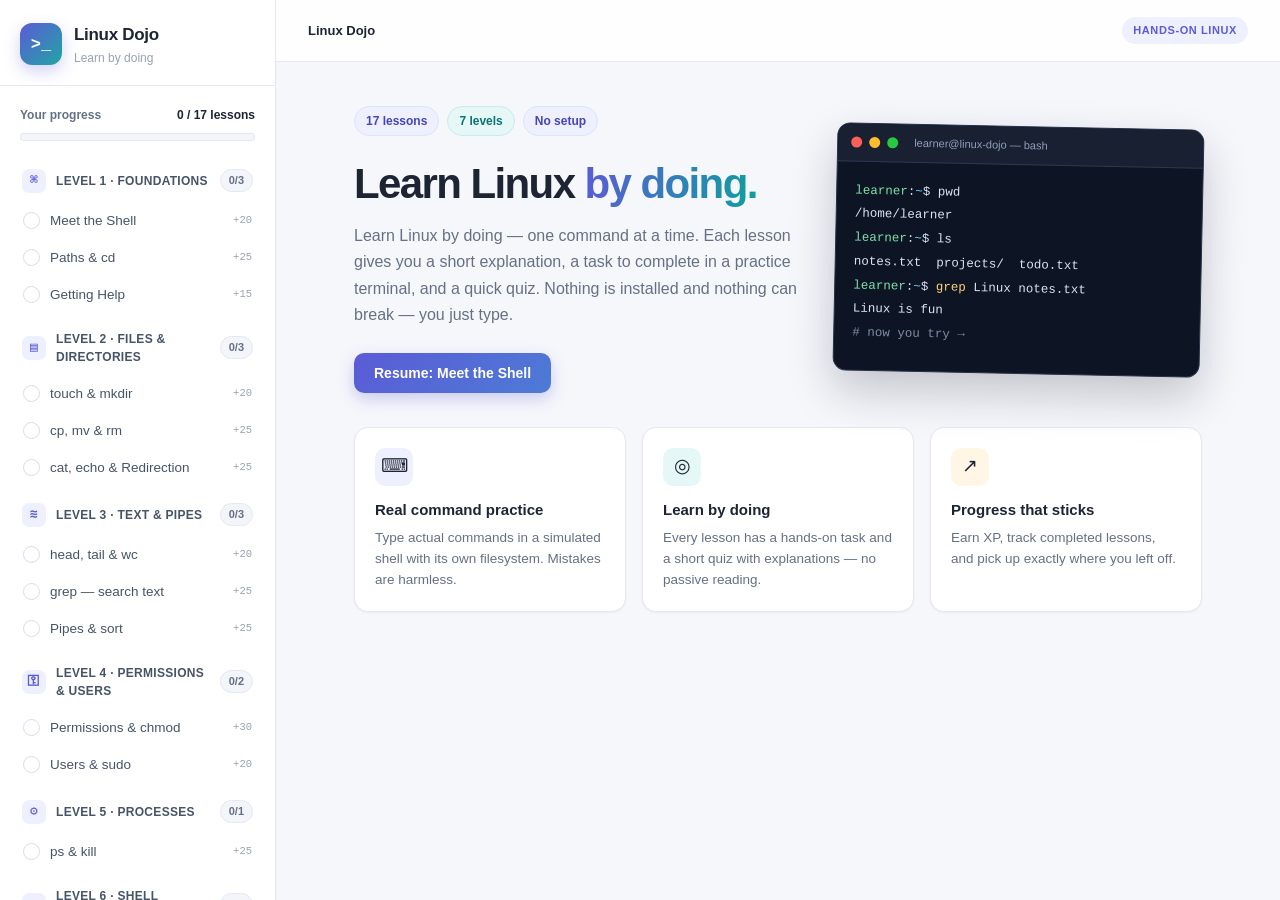
<file: index.html>
<!DOCTYPE html>
<html lang="en">
<head>
  <meta charset="utf-8">
  <meta name="viewport" content="width=device-width, initial-scale=1">
  <title>Linux Dojo — Learn Linux by doing</title>
  <meta name="description" content="An interactive, hands-on Linux course with a simulated terminal, exercises, and quizzes.">
  <meta name="theme-color" content="#5b5bd6">
  <link rel="stylesheet" href="css/styles.css">
</head>
<body>
  <div class="app">
    <aside class="sidebar" id="sidebar">
      <div class="brand">
        <div class="brand-mark">&gt;_</div>
        <div>
          <div class="brand-name">Linux Dojo</div>
          <div class="brand-tag" id="brand-tag">Learn by doing</div>
        </div>
      </div>

      <div class="progress-summary" id="progress-summary"></div>
      <nav class="modules" id="module-list" aria-label="Course modules"></nav>

      <div class="sidebar-footer">
        <div class="xp-chip"><span class="xp-star">★</span> <span id="xp-display">0 XP</span></div>
        <button class="link-btn" id="reset-progress" type="button">Reset progress</button>
      </div>
    </aside>

    <main class="main">
      <header class="topbar">
        <button class="menu-toggle" id="menu-toggle" type="button" aria-label="Toggle menu">☰</button>
        <div class="breadcrumb" id="breadcrumb"></div>
        <div class="topbar-level" id="topbar-level"></div>
      </header>
      <div class="content" id="lesson-view">
        <div class="boot-error" id="boot-error">
          <strong>The course didn't start.</strong> Your browser blocked the local scripts, or this file was opened as raw source.
          Download <code>linux-dojo.html</code> and open that file in your browser instead — everything is contained in it.
        </div>
      </div>
    </main>
  </div>

  <script src="js/terminal.js"></script>
  <script src="js/lessons.js"></script>
  <script src="js/app.js"></script>
</body>
</html>
</file>
<file: css/styles.css>
/* Linux Dojo — a clean, modern light UI with a dark terminal for practice. */

:root {
  --bg: #f6f7fb;
  --surface: #ffffff;
  --surface-2: #f3f5fa;
  --border: #e4e8f1;
  --border-strong: #d6dce9;
  --text: #1d2433;
  --text-soft: #475467;
  --muted: #667085;
  --faint: #98a2b3;
  --primary: #5b5bd6;
  --primary-dark: #4545b8;
  --primary-soft: #eef0ff;
  --teal: #0e9f9f;
  --green: #16a34a;
  --green-soft: #eaf7ef;
  --amber: #c2740a;
  --amber-soft: #fff6e6;
  --red: #dc2626;
  --red-soft: #fef0ef;
  --term-bg: #0d1424;
  --term-bar: #182032;
  --mono: ui-monospace, SFMono-Regular, "SF Mono", Menlo, Consolas, "Liberation Mono", monospace;
  --sans: Inter, -apple-system, BlinkMacSystemFont, "Segoe UI", Roboto, Helvetica, Arial, sans-serif;
  --sidebar-w: 276px;
  --shadow-sm: 0 1px 2px rgba(16, 24, 40, .05);
  --shadow-md: 0 8px 26px rgba(16, 24, 40, .07);
  --radius: 14px;
}

* { box-sizing: border-box; }

html, body {
  margin: 0; padding: 0; min-height: 100%;
  background: var(--bg);
  color: var(--text);
  font-family: var(--sans);
  font-size: 15px;
  line-height: 1.5;
  -webkit-font-smoothing: antialiased;
}
button { font-family: inherit; }
button:focus-visible, input:focus-visible { outline: 3px solid rgba(91,91,214,.35); outline-offset: 2px; }

/* ---------- layout ---------- */
.app { display: flex; min-height: 100vh; }

.sidebar {
  width: var(--sidebar-w); flex: 0 0 var(--sidebar-w);
  background: var(--surface);
  border-right: 1px solid var(--border);
  display: flex; flex-direction: column;
  position: sticky; top: 0; height: 100vh;
  overflow-y: auto; z-index: 10;
}

.brand {
  display: flex; align-items: center; gap: 12px;
  padding: 22px 20px 18px;
  border-bottom: 1px solid var(--border);
}
.brand-mark {
  width: 42px; height: 42px; flex: 0 0 42px;
  border-radius: 12px;
  background: linear-gradient(135deg, var(--primary), #21a5a5);
  color: #fff; font-family: var(--mono); font-weight: 800; font-size: 17px;
  display: grid; place-items: center;
  box-shadow: 0 6px 16px rgba(91,91,214,.28);
}
.brand-name { font-weight: 750; font-size: 17px; letter-spacing: -.3px; }
.brand-tag { color: var(--faint); font-size: 12px; margin-top: 1px; }

.progress-summary { padding: 20px 20px 8px; }
.progress-label {
  display: flex; justify-content: space-between; align-items: center;
  font-size: 12px; color: var(--muted); margin-bottom: 9px; font-weight: 600;
}
.progress-label strong { color: var(--text); font-weight: 700; }
.progress-track { height: 8px; border-radius: 99px; background: var(--surface-2); overflow: hidden; box-shadow: inset 0 0 0 1px var(--border); }
.progress-fill {
  height: 100%; width: 0; border-radius: 99px;
  background: linear-gradient(90deg, var(--primary), var(--teal));
  transition: width .45s cubic-bezier(.2,.8,.2,1);
}

.modules { padding: 12px 12px 18px; flex: 1; }
.module { margin-bottom: 10px; }
.module-head {
  display: flex; align-items: center; gap: 10px;
  padding: 8px 10px; color: var(--text-soft);
  font-size: 12px; font-weight: 750; letter-spacing: .3px; text-transform: uppercase;
}
.module-icon {
  width: 24px; height: 24px; flex: 0 0 24px;
  display: grid; place-items: center; border-radius: 7px;
  background: var(--primary-soft); color: var(--primary);
  font-family: var(--mono); font-size: 13px; text-transform: none;
}
.module-count {
  margin-left: auto; font-size: 11px; color: var(--muted);
  background: var(--surface-2); border: 1px solid var(--border);
  padding: 2px 8px; border-radius: 99px; text-transform: none; letter-spacing: 0;
}
.lesson-item {
  display: flex; align-items: center; gap: 10px; width: 100%; text-align: left;
  padding: 9px 11px; margin: 2px 0;
  background: transparent; color: var(--text-soft); border: 0; border-radius: 9px;
  cursor: pointer; font-size: 13.5px; transition: background .15s, color .15s;
}
.lesson-item:hover { background: var(--surface-2); color: var(--text); }
.lesson-item.active {
  background: var(--primary-soft); color: var(--primary-dark); font-weight: 700;
  box-shadow: inset 3px 0 0 var(--primary);
}
.lesson-dot {
  width: 17px; height: 17px; flex: 0 0 17px; border-radius: 50%;
  border: 1.5px solid var(--border-strong); background: var(--surface);
  display: grid; place-items: center; font-size: 10px; color: #fff;
}
.lesson-item.done .lesson-dot { background: var(--green); border-color: var(--green); }
.lesson-item.done { color: var(--muted); }
.lesson-xp { margin-left: auto; font-size: 10.5px; color: var(--faint); font-family: var(--mono); }

.sidebar-footer {
  padding: 16px 20px 20px; border-top: 1px solid var(--border);
  display: flex; align-items: center; justify-content: space-between; gap: 8px;
}
.xp-chip {
  font-size: 12px; font-weight: 750; color: var(--amber);
  background: var(--amber-soft); border: 1px solid #f5dfb2;
  padding: 6px 11px; border-radius: 99px; white-space: nowrap;
}
.link-btn { background: none; border: 0; color: var(--faint); cursor: pointer; font-size: 11.5px; padding: 4px; }
.link-btn:hover { color: var(--red); }

/* ---------- main ---------- */
.main { flex: 1; min-width: 0; display: flex; flex-direction: column; }
.topbar {
  height: 62px; flex: 0 0 62px;
  border-bottom: 1px solid var(--border); background: rgba(255,255,255,.85);
  backdrop-filter: blur(10px);
  display: flex; align-items: center; gap: 14px;
  padding: 0 32px; position: sticky; top: 0; z-index: 5;
}
.menu-toggle { display: none; background: none; border: 0; color: var(--text); font-size: 21px; cursor: pointer; }
.breadcrumb { font-size: 13px; color: var(--muted); display: flex; align-items: center; }
.breadcrumb strong { color: var(--text); font-weight: 700; }
.breadcrumb .sep { margin: 0 9px; color: var(--faint); }
.topbar-level {
  margin-left: auto; font-size: 11px; font-weight: 750; letter-spacing: .6px;
  color: var(--primary); background: var(--primary-soft);
  padding: 5px 11px; border-radius: 99px; text-transform: uppercase;
}
.content { padding: 34px 36px 80px; max-width: 920px; width: 100%; margin: 0 auto; }

/* ---------- lesson ---------- */
.lesson-head { margin-bottom: 26px; }
.eyebrow { font-size: 11.5px; text-transform: uppercase; letter-spacing: 1.3px; color: var(--primary); font-weight: 800; margin-bottom: 9px; }
.lesson-title { font-size: 32px; line-height: 1.2; margin: 0 0 12px; letter-spacing: -.8px; font-weight: 780; }
.lesson-meta { display: flex; align-items: center; gap: 10px; flex-wrap: wrap; }
.xp-badge {
  color: var(--amber); background: var(--amber-soft); border: 1px solid #f5dfb2;
  padding: 3px 10px; border-radius: 99px; font-family: var(--mono); font-size: 11.5px; font-weight: 700;
}
.completed-badge {
  color: var(--green); background: var(--green-soft); border: 1px solid #c9ecd6;
  padding: 3px 10px; border-radius: 99px; font-size: 11.5px; font-weight: 700;
}

.panel {
  background: var(--surface); border: 1px solid var(--border);
  border-radius: var(--radius); padding: 24px 26px; margin-bottom: 20px;
  box-shadow: var(--shadow-sm);
}
.panel-title {
  font-size: 11.5px; text-transform: uppercase; letter-spacing: 1.2px;
  color: var(--faint); font-weight: 800; margin: 0 0 16px;
}
.lesson-content { line-height: 1.75; color: var(--text-soft); }
.lesson-content > :first-child { margin-top: 0; }
.lesson-content > :last-child { margin-bottom: 0; }
.lesson-content p { margin: 0 0 15px; }
.lesson-content ul { margin: 0 0 16px; padding-left: 22px; }
.lesson-content li { margin: 6px 0; }
.lesson-content li::marker { color: var(--primary); }
.lesson-content strong { color: var(--text); font-weight: 700; }
.lesson-content code {
  font-family: var(--mono); font-size: .87em;
  background: var(--primary-soft); border: 1px solid #e0e2ff;
  padding: 2px 6px; border-radius: 5px; color: var(--primary-dark); font-weight: 600;
}
.lesson-content pre {
  background: #131a2b; border: 1px solid #222c42; border-radius: 10px;
  padding: 16px 18px; overflow-x: auto; font-family: var(--mono);
  font-size: 13px; line-height: 1.65; color: #d7e0ef; margin: 0 0 17px;
  box-shadow: inset 0 1px 0 rgba(255,255,255,.04);
}
.lesson-content pre code { background: none; border: 0; padding: 0; color: inherit; font-weight: 400; }
.lesson-content .tip, .lesson-content .warning {
  padding: 12px 16px; border-radius: 0 9px 9px 0; font-size: 14px; margin: 4px 0 16px;
}
.lesson-content .tip { border-left: 4px solid var(--teal); background: #eaf8f8; color: #176b6b; }
.lesson-content .warning { border-left: 4px solid var(--amber); background: var(--amber-soft); color: #8a5206; }

/* ---------- task ---------- */
.task-status {
  display: flex; align-items: flex-start; gap: 12px;
  padding: 15px 17px; border-radius: 11px; margin-bottom: 16px;
  background: var(--surface-2); border: 1px solid var(--border);
  font-size: 14px; line-height: 1.55;
}
.task-status .status-icon {
  flex: 0 0 22px; width: 22px; height: 22px; border-radius: 50%;
  display: grid; place-items: center; font-size: 12px; font-weight: 800;
  background: var(--border-strong); color: #fff; margin-top: 1px;
}
.task-status.pending { background: var(--amber-soft); border-color: #f3dfb7; }
.task-status.pending .status-icon { background: var(--amber); }
.task-status.passed { background: var(--green-soft); border-color: #c9ecd6; }
.task-status.passed .status-icon { background: var(--green); }
.task-status .status-text { flex: 1; }
.task-status code { font-family: var(--mono); font-size: .87em; background: rgba(255,255,255,.7); border: 1px solid rgba(0,0,0,.06); padding: 1px 5px; border-radius: 4px; color: var(--primary-dark); font-weight: 600; }
.task-hint { color: var(--muted); font-size: 12.5px; margin-top: 8px; }

/* ---------- terminal ---------- */
.terminal {
  background: var(--term-bg); border: 1px solid #26324a;
  border-radius: 11px; overflow: hidden; font-family: var(--mono);
  box-shadow: 0 12px 28px rgba(13,20,36,.2);
}
.term-bar {
  display: flex; align-items: center; gap: 7px;
  padding: 10px 14px; background: var(--term-bar); border-bottom: 1px solid #2b3852;
}
.term-dot { width: 11px; height: 11px; border-radius: 50%; }
.term-dot.r { background: #ff5f56; }
.term-dot.y { background: #ffbd2e; }
.term-dot.g { background: #27c93f; }
.term-name { margin-left: 9px; font-size: 11.5px; color: #8fa0bd; }
.term-clear { margin-left: auto; background: rgba(255,255,255,.06); border: 1px solid #33415c; color: #aebbd2; font-family: var(--mono); font-size: 11px; cursor: pointer; padding: 3px 9px; border-radius: 6px; }
.term-clear:hover { background: rgba(255,255,255,.13); color: #fff; }
.term-output {
  padding: 16px 17px; height: 270px; overflow-y: auto;
  font-size: 13px; line-height: 1.6; white-space: pre-wrap; word-break: break-word;
  color: #dbe4f2;
}
.term-output::-webkit-scrollbar { width: 9px; }
.term-output::-webkit-scrollbar-thumb { background: #2c3a55; border-radius: 9px; }
.term-line { min-height: 1.2em; }
.term-line.err { color: #ff8b83; }
.term-line.dir { color: #6fd6f5; font-weight: 700; }
.term-line.accent { color: #c4a5ff; }
.term-line.info { color: #7ee2a8; }
.term-line.match { color: #ffd479; }
.term-line.muted { color: #7e8da6; }
.term-line.cmd { color: #f0f4fa; }
.term-line.cmd .prompt { color: #7ee2a8; }
.term-line.cmd .path { color: #6fd6f5; }
.term-input-row { display: flex; align-items: center; padding: 12px 17px; border-top: 1px solid #26324a; font-size: 13px; }
.term-prompt { color: #7ee2a8; white-space: nowrap; }
.term-prompt .path { color: #6fd6f5; }
.term-prompt .dollar { color: #8fa0bd; }
.term-input { flex: 1; margin-left: 9px; background: none; border: 0; outline: none; color: #f0f4fa; font-family: var(--mono); font-size: 13px; caret-color: #7ee2a8; }
.term-help { font-size: 11.5px; color: #7e8da6; padding: 0 17px 13px; }

/* ---------- quiz ---------- */
.question { margin-bottom: 24px; }
.question:last-child { margin-bottom: 0; }
.question-q { font-weight: 700; margin-bottom: 12px; line-height: 1.5; color: var(--text); }
.options { display: grid; gap: 9px; }
.option {
  display: flex; align-items: center; gap: 12px; width: 100%; text-align: left;
  padding: 12px 14px; border-radius: 10px;
  background: var(--surface); border: 1px solid var(--border-strong);
  color: var(--text-soft); cursor: pointer; font-size: 14px;
  transition: border-color .15s, background .15s, transform .1s;
}
.option:hover:not(:disabled) { border-color: var(--primary); background: var(--primary-soft); transform: translateX(2px); }
.option .radio {
  width: 18px; height: 18px; flex: 0 0 18px; border-radius: 50%;
  border: 1.5px solid var(--border-strong); background: var(--surface);
  display: grid; place-items: center; font-size: 10px; color: #fff;
}
.option.selected { border-color: var(--primary); background: var(--primary-soft); color: var(--primary-dark); font-weight: 600; }
.option.selected .radio { border-color: var(--primary); background: var(--primary); }
.option.correct { border-color: var(--green); background: var(--green-soft); color: #116b32; }
.option.correct .radio { border-color: var(--green); background: var(--green); }
.option.wrong { border-color: var(--red); background: var(--red-soft); color: #a11d1d; }
.option.wrong .radio { border-color: var(--red); background: var(--red); }
.option:disabled { cursor: default; transform: none; }
.explain { margin-top: 10px; font-size: 13px; line-height: 1.55; color: #176b6b; border-left: 4px solid var(--teal); background: #eaf8f8; padding: 10px 14px; border-radius: 0 8px 8px 0; }
.quiz-score { font-size: 14px; margin-bottom: 18px; color: var(--muted); font-weight: 600; }

/* ---------- actions ---------- */
.actions { display: flex; align-items: center; gap: 14px; flex-wrap: wrap; margin-top: 4px; }
.btn {
  background: linear-gradient(135deg, var(--primary), #4d7bd6); color: #fff; border: 0;
  padding: 12px 20px; border-radius: 10px; font-weight: 750; cursor: pointer; font-size: 14px;
  box-shadow: 0 6px 16px rgba(91,91,214,.28); transition: transform .1s, filter .15s, box-shadow .15s;
}
.btn:hover:not(:disabled) { filter: brightness(1.06); box-shadow: 0 8px 20px rgba(91,91,214,.34); }
.btn:active:not(:disabled) { transform: translateY(1px); }
.btn:disabled { opacity: .45; cursor: not-allowed; box-shadow: none; }
.btn.secondary { background: var(--surface); color: var(--primary-dark); border: 1px solid var(--border-strong); box-shadow: var(--shadow-sm); }
.btn.secondary:hover:not(:disabled) { border-color: var(--primary); background: var(--primary-soft); }
.action-note { font-size: 12.5px; color: var(--muted); }

/* ---------- welcome / hero ---------- */
.welcome { padding: 10px 0 20px; }
.hero { display: grid; grid-template-columns: 1.1fr .9fr; gap: 32px; align-items: center; margin-bottom: 34px; }
.hero h1 { font-size: 42px; line-height: 1.12; letter-spacing: -1.6px; margin: 12px 0 16px; font-weight: 800; }
.hero h1 span { background: linear-gradient(100deg, var(--primary), var(--teal)); -webkit-background-clip: text; background-clip: text; color: transparent; }
.hero p { color: var(--muted); font-size: 16px; line-height: 1.65; margin: 0 0 24px; }
.hero-pills { display: flex; gap: 8px; flex-wrap: wrap; margin-bottom: 24px; }
.pill { font-size: 12px; font-weight: 700; color: var(--primary-dark); background: var(--primary-soft); border: 1px solid #dfe1ff; padding: 5px 11px; border-radius: 99px; }
.pill.teal { color: #0d7373; background: #e6f7f7; border-color: #c6ecec; }
.hero-visual { position: relative; }
.hero-window {
  background: var(--term-bg); border: 1px solid #26324a; border-radius: 13px;
  overflow: hidden; box-shadow: 0 20px 45px rgba(16,24,40,.22); transform: rotate(1.2deg);
}
.hero-window .term-bar { padding: 10px 13px; }
.hero-window .term-name { font-size: 11px; }
.hero-code { padding: 18px; font-family: var(--mono); font-size: 12.5px; line-height: 1.9; color: #dbe4f2; min-height: 208px; }
.hero-code .c-green { color: #7ee2a8; }
.hero-code .c-blue { color: #6fd6f5; }
.hero-code .c-dim { color: #7e8da6; }
.hero-code .c-amber { color: #ffd479; }
.hero-glow { position: absolute; inset: -18px -10px -24px; border-radius: 20px; background: radial-gradient(circle at 60% 40%, rgba(91,91,214,.18), transparent 65%); z-index: -1; }
.features { display: grid; grid-template-columns: repeat(3, 1fr); gap: 16px; }
.feature {
  background: var(--surface); border: 1px solid var(--border); border-radius: var(--radius);
  padding: 20px; box-shadow: var(--shadow-sm);
}
.feature-icon {
  width: 38px; height: 38px; border-radius: 10px; display: grid; place-items: center;
  font-size: 19px; background: var(--primary-soft); margin-bottom: 13px;
}
.feature:nth-child(2) .feature-icon { background: #e6f7f7; }
.feature:nth-child(3) .feature-icon { background: var(--amber-soft); }
.feature h3 { font-size: 15px; margin: 0 0 7px; font-weight: 750; }
.feature p { font-size: 13.5px; color: var(--muted); margin: 0; line-height: 1.55; }
.done-panel { text-align: center; padding: 54px 20px; }
.done-panel h1 { font-size: 34px; margin: 0 0 12px; letter-spacing: -.8px; }
.done-panel p { color: var(--muted); max-width: 580px; margin: 0 auto 26px; line-height: 1.7; }

/* ---------- fallback when scripts are blocked ---------- */
.boot-error {
  max-width: 640px; margin: 40px auto; padding: 22px 24px;
  background: var(--amber-soft); border: 1px solid #f3dfb7; border-radius: var(--radius);
  color: #8a5206; font-size: 14px; line-height: 1.6;
}
.boot-error code { font-family: var(--mono); background: rgba(255,255,255,.7); padding: 2px 6px; border-radius: 4px; }

/* ---------- responsive ---------- */
@media (max-width: 900px) {
  .hero { grid-template-columns: 1fr; }
  .hero-visual { order: -1; }
  .features { grid-template-columns: 1fr; }
}
@media (max-width: 820px) {
  :root { --sidebar-w: 262px; }
  .menu-toggle { display: block; }
  .sidebar { position: fixed; z-index: 20; transform: translateX(-100%); transition: transform .2s; box-shadow: 12px 0 30px rgba(16,24,40,.18); }
  .sidebar.open { transform: translateX(0); }
  .content { padding: 24px 18px 60px; }
  .topbar { padding: 0 16px; }
  .lesson-title { font-size: 27px; }
  .panel { padding: 20px 18px; }
  .hero h1 { font-size: 34px; }
}
</file>
